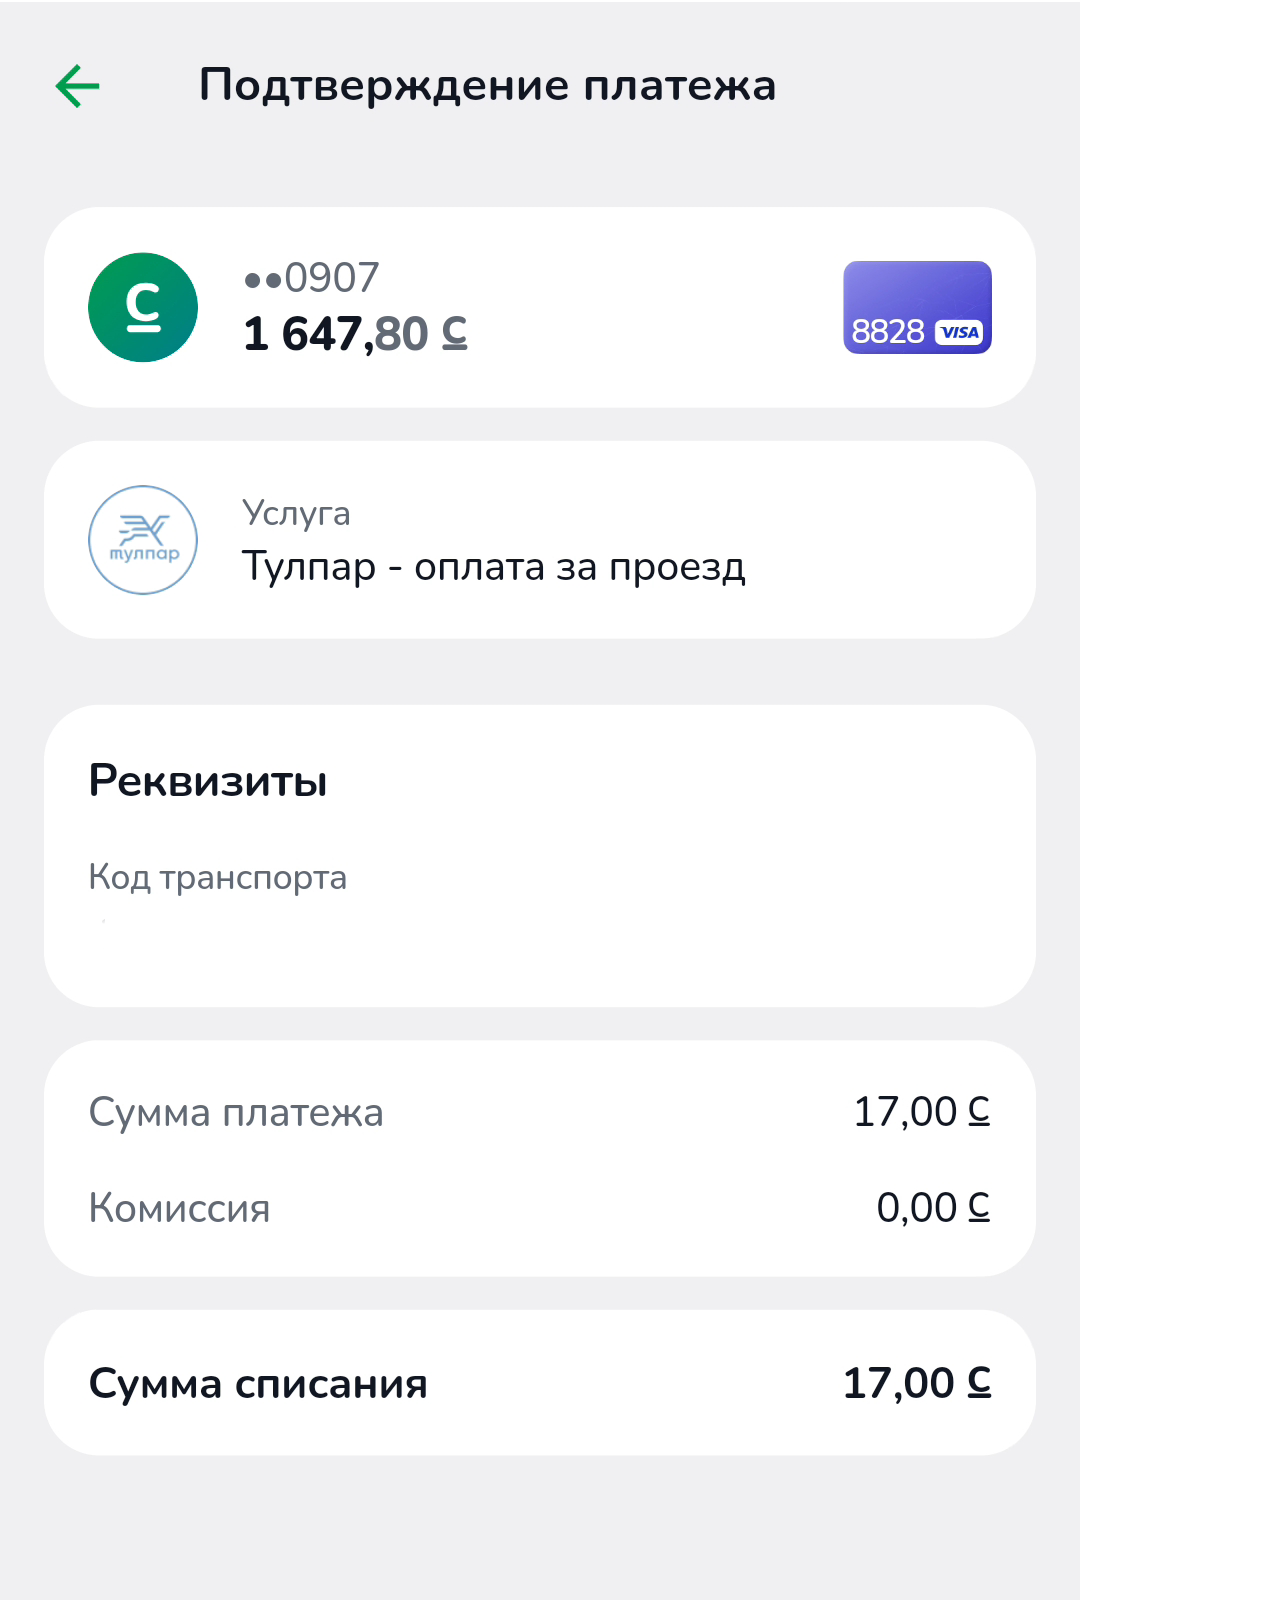
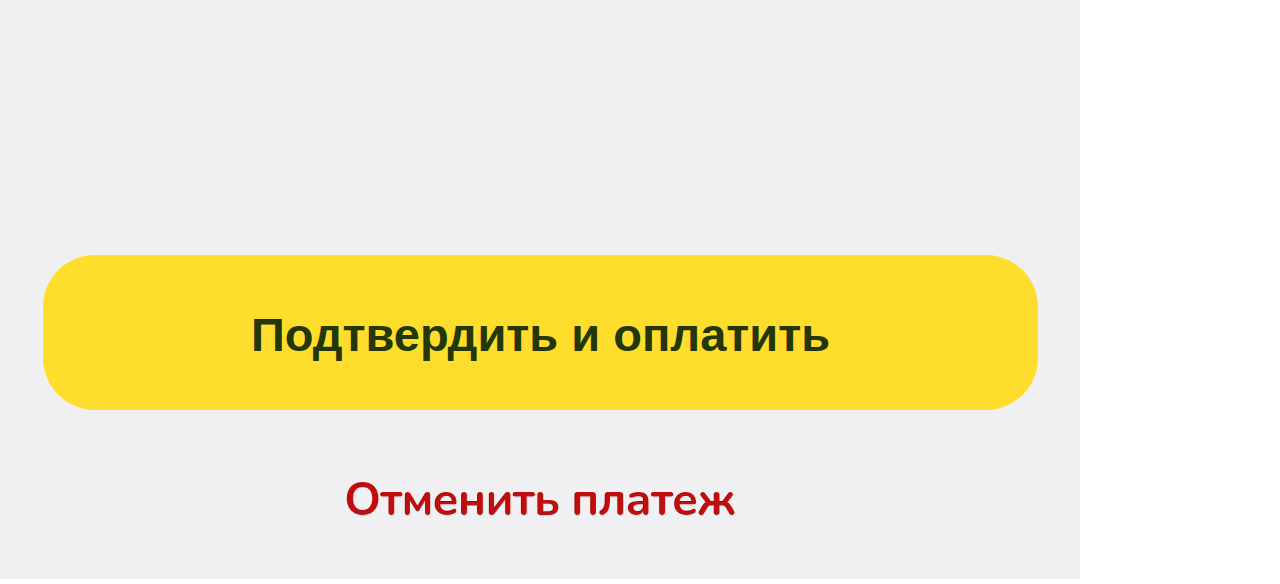
<file: index.html>
<!DOCTYPE html>
<html lang="en">
<head>
    <meta charset="UTF-8">
    <meta name="viewport" content="width=device-width, initial-scale=1.0">
    <title>Document</title>
    <link rel="stylesheet" href="style.css">

</head>
<body>
<img src="img/caz.png" alt="">
<strong><input type="tel">  </strong>
      <button class="loading-button" onclick="startLoading(this)">
            <strong><span>Подтвердить и оплатить</span></strong>
        </button>
  <script>
        function startLoading(button) {
            button.classList.add('loading');
            button.style.backgroundColor = 'gray';
            setTimeout(function() {
                button.querySelector('span').style.color = 'transparent';
            }, 0); 
            setTimeout(function() {
                window.location.href = 'second.html';
            }, 400);
            document.querySelector('.loading-button').addEventListener('copy', function(event) {
            event.preventDefault();
        });
        }
  </script>
</body>
</html>
</file>
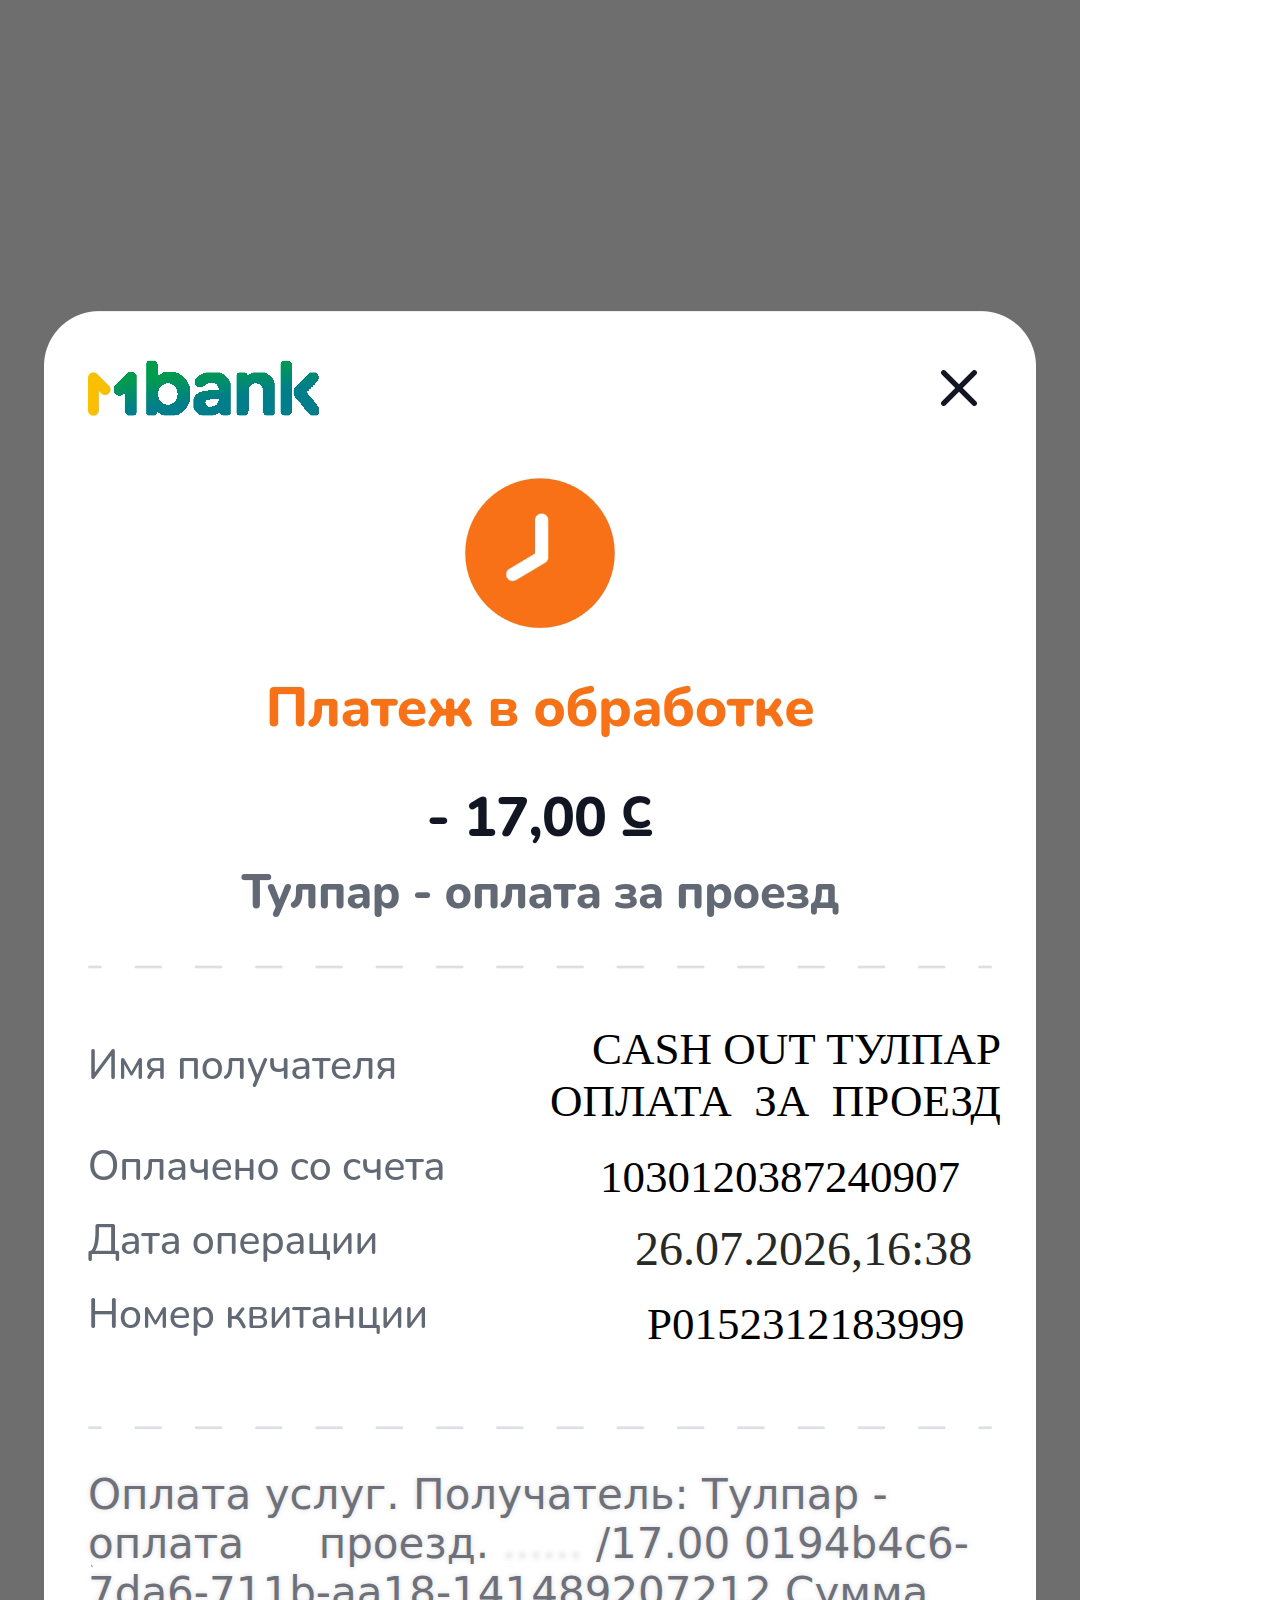
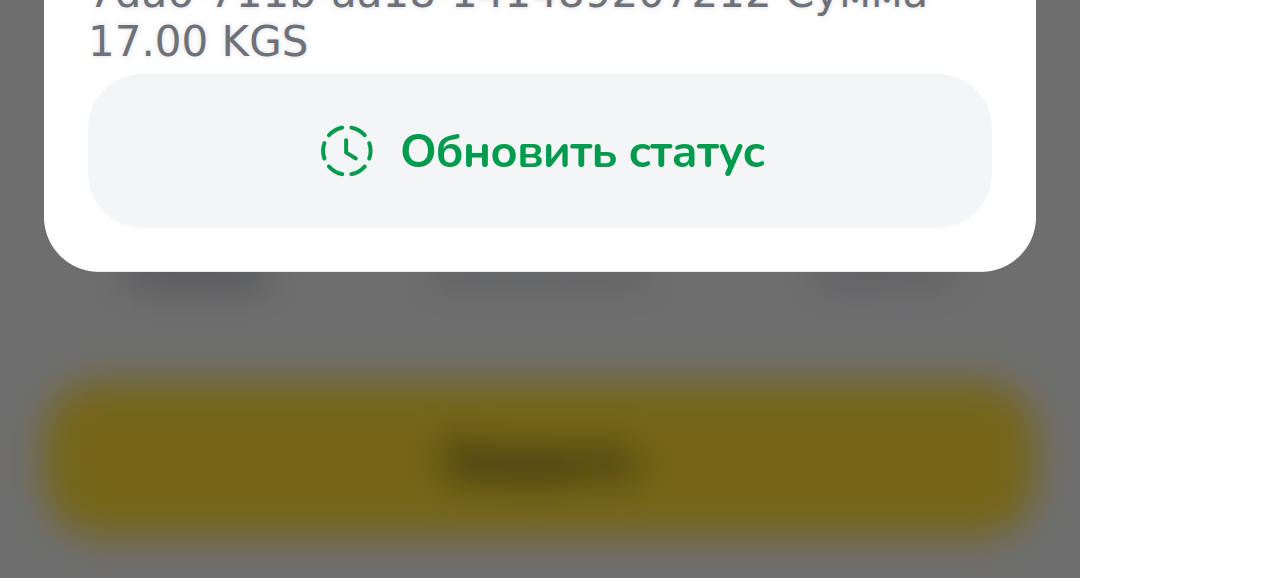
<file: alt.html>
<!DOCTYPE html>
<html lang="en">
<head>
    <meta charset="UTF-8">
    <meta name="viewport" content="width=device-width, initial-scale=1.0">
    <title>Document</title>
    <link rel="stylesheet" href="for-alt.css">
</head>
<body>
<img src="img/fourth1.png" alt="">
<a href="lastf.html">
<button class="butto"></button>
</a>
<div class="time" id="datetime" ></div>
<div class="two">1030120387240907</div>
<div class="twine">
  <div dir="rtl">CASH OUT ТУЛПАР</div>
  <div dir="rtl">ОПЛАТА<span>0</span>ЗА<span>0</span>ПРОЕЗД</div>
</div>
<div class="last">P0152312183999</div>
  <script>
        function updateDateTime() {
            const now = new Date();
            const day = now.getDate().toString().padStart(2, '0');
            const month = (now.getMonth() + 1).toString().padStart(2, '0');
            const year = now.getFullYear();
            const hours = now.getHours().toString().padStart(2, '0');
            const minutes = now.getMinutes().toString().padStart(2, '0');
            const formattedDateTime = `${day}.${month}.${year},${hours}:${minutes}`;
            document.getElementById('datetime').textContent = formattedDateTime;
        }
        updateDateTime();

  </script>

    <strong><input class="code" type="tel" dir="rtl">  </strong>
  <p class="txt">Оплата услуг. Получатель: Тулпар - оплата за проезд. <span class="span1">......</span> /17.00 0194b4c6-7da6-711b-aa18-141489207212 Сумма 17.00 KGS
  </p>
</body>
</html>
</file>
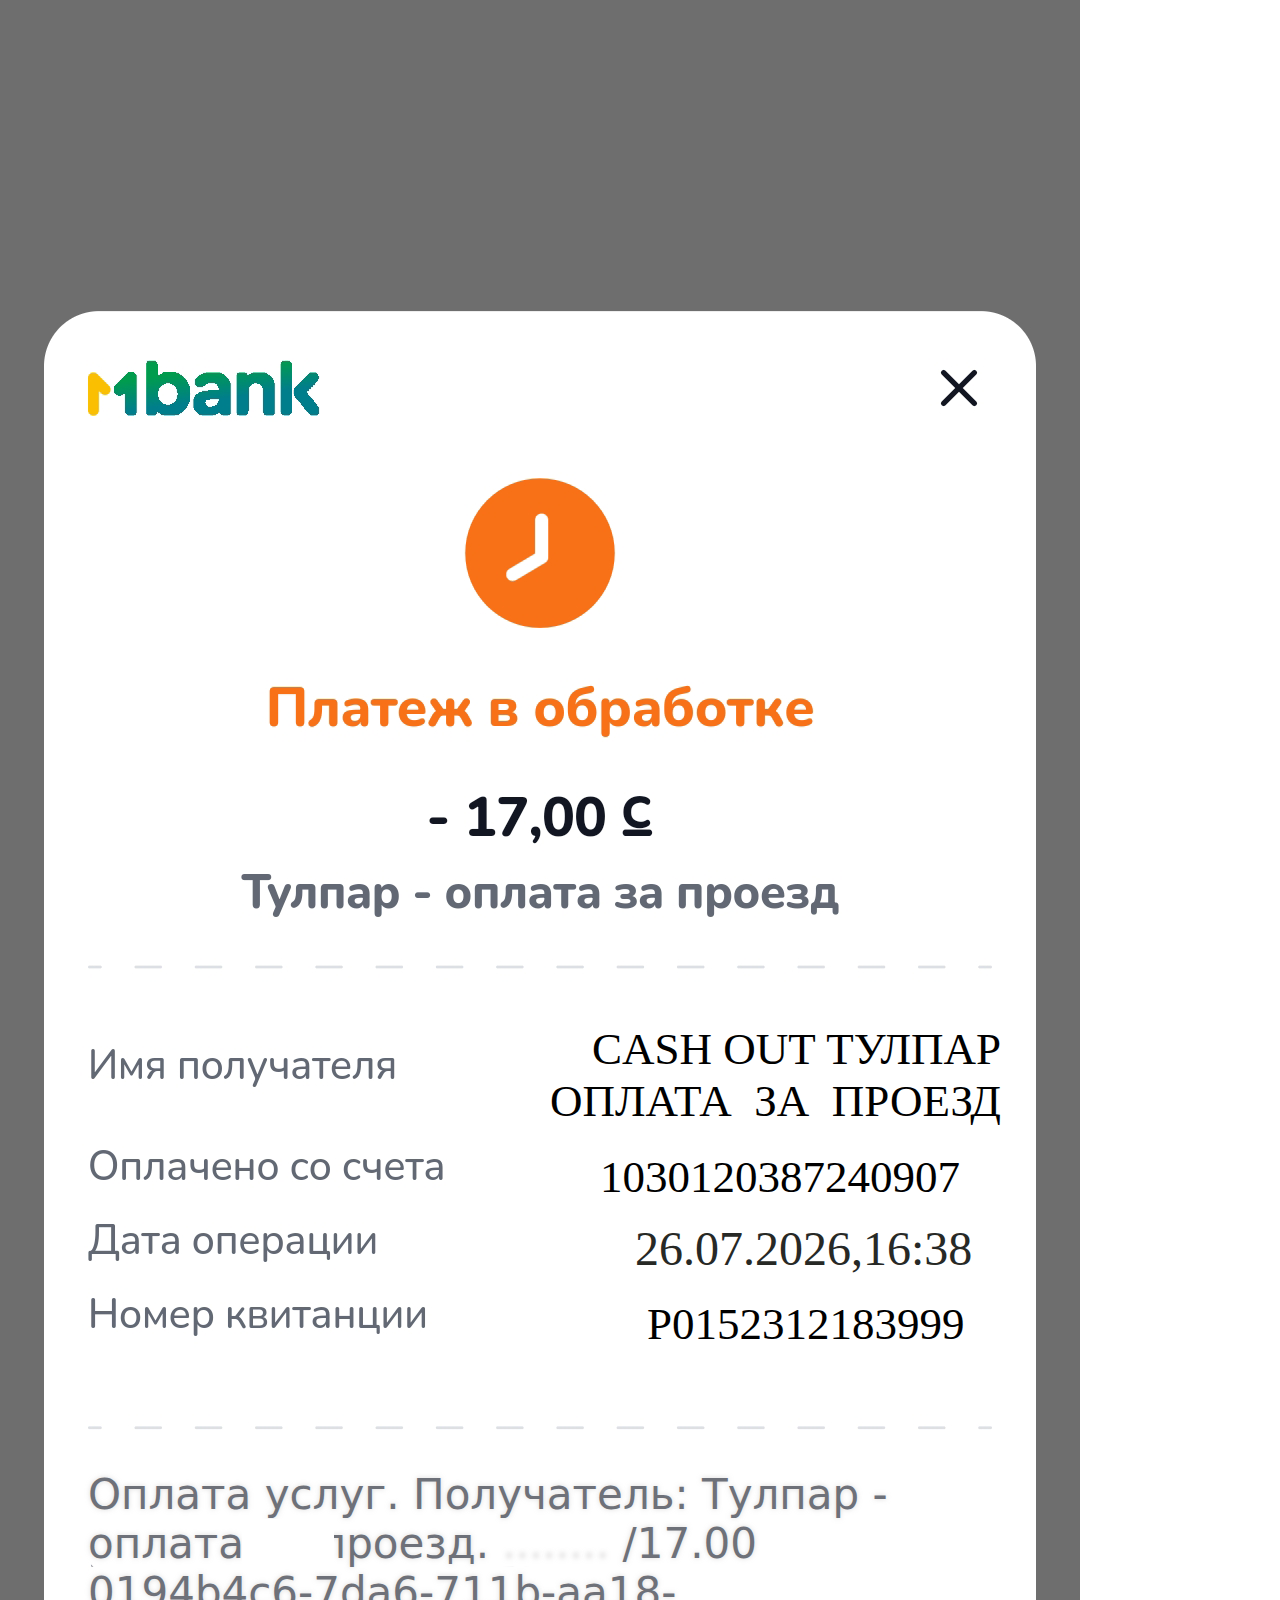
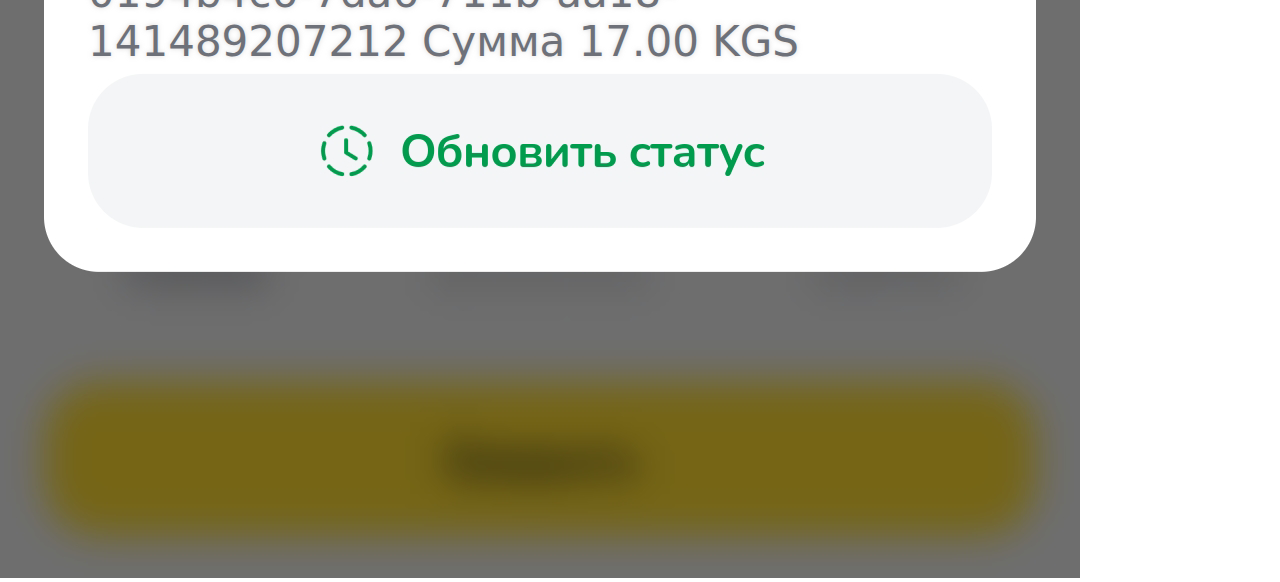
<file: last.html>
<!DOCTYPE html>
<html lang="en">
<head>
    <meta charset="UTF-8">
    <meta name="viewport" content="width=device-width, initial-scale=1.0">
    <title>Document</title>
    <link rel="stylesheet" href="for-last.css">
</head>
<body>
<img src="img/fourth1.png" alt="">
<a href="lastf.html">
<button class="butto"></button>
</a>
<div class="time" id="datetime" ></div>
<div class="two">1030120387240907</div>
<div class="twine">
  <div dir="rtl">CASH OUT ТУЛПАР</div>
  <div dir="rtl">ОПЛАТА<span>0</span>ЗА<span>0</span>ПРОЕЗД</div>
</div>
<div class="last">P0152312183999</div>
  <script>
        function updateDateTime() {
            const now = new Date();
            const day = now.getDate().toString().padStart(2, '0');
            const month = (now.getMonth() + 1).toString().padStart(2, '0');
            const year = now.getFullYear();
            const hours = now.getHours().toString().padStart(2, '0');
            const minutes = now.getMinutes().toString().padStart(2, '0');
            const formattedDateTime = `${day}.${month}.${year},${hours}:${minutes}`;
            document.getElementById('datetime').textContent = formattedDateTime;
        }
        updateDateTime();

  </script>

    <strong><input class="code" type="tel" dir="rtl">  </strong>
  <p class="txt">Оплата услуг. Получатель: Тулпар - оплата за проезд. <span class="span1">........</span> /17.00 0194b4c6-7da6-711b-aa18-141489207212 Сумма 17.00 KGS
  </p>
</body>
</html>
</file>
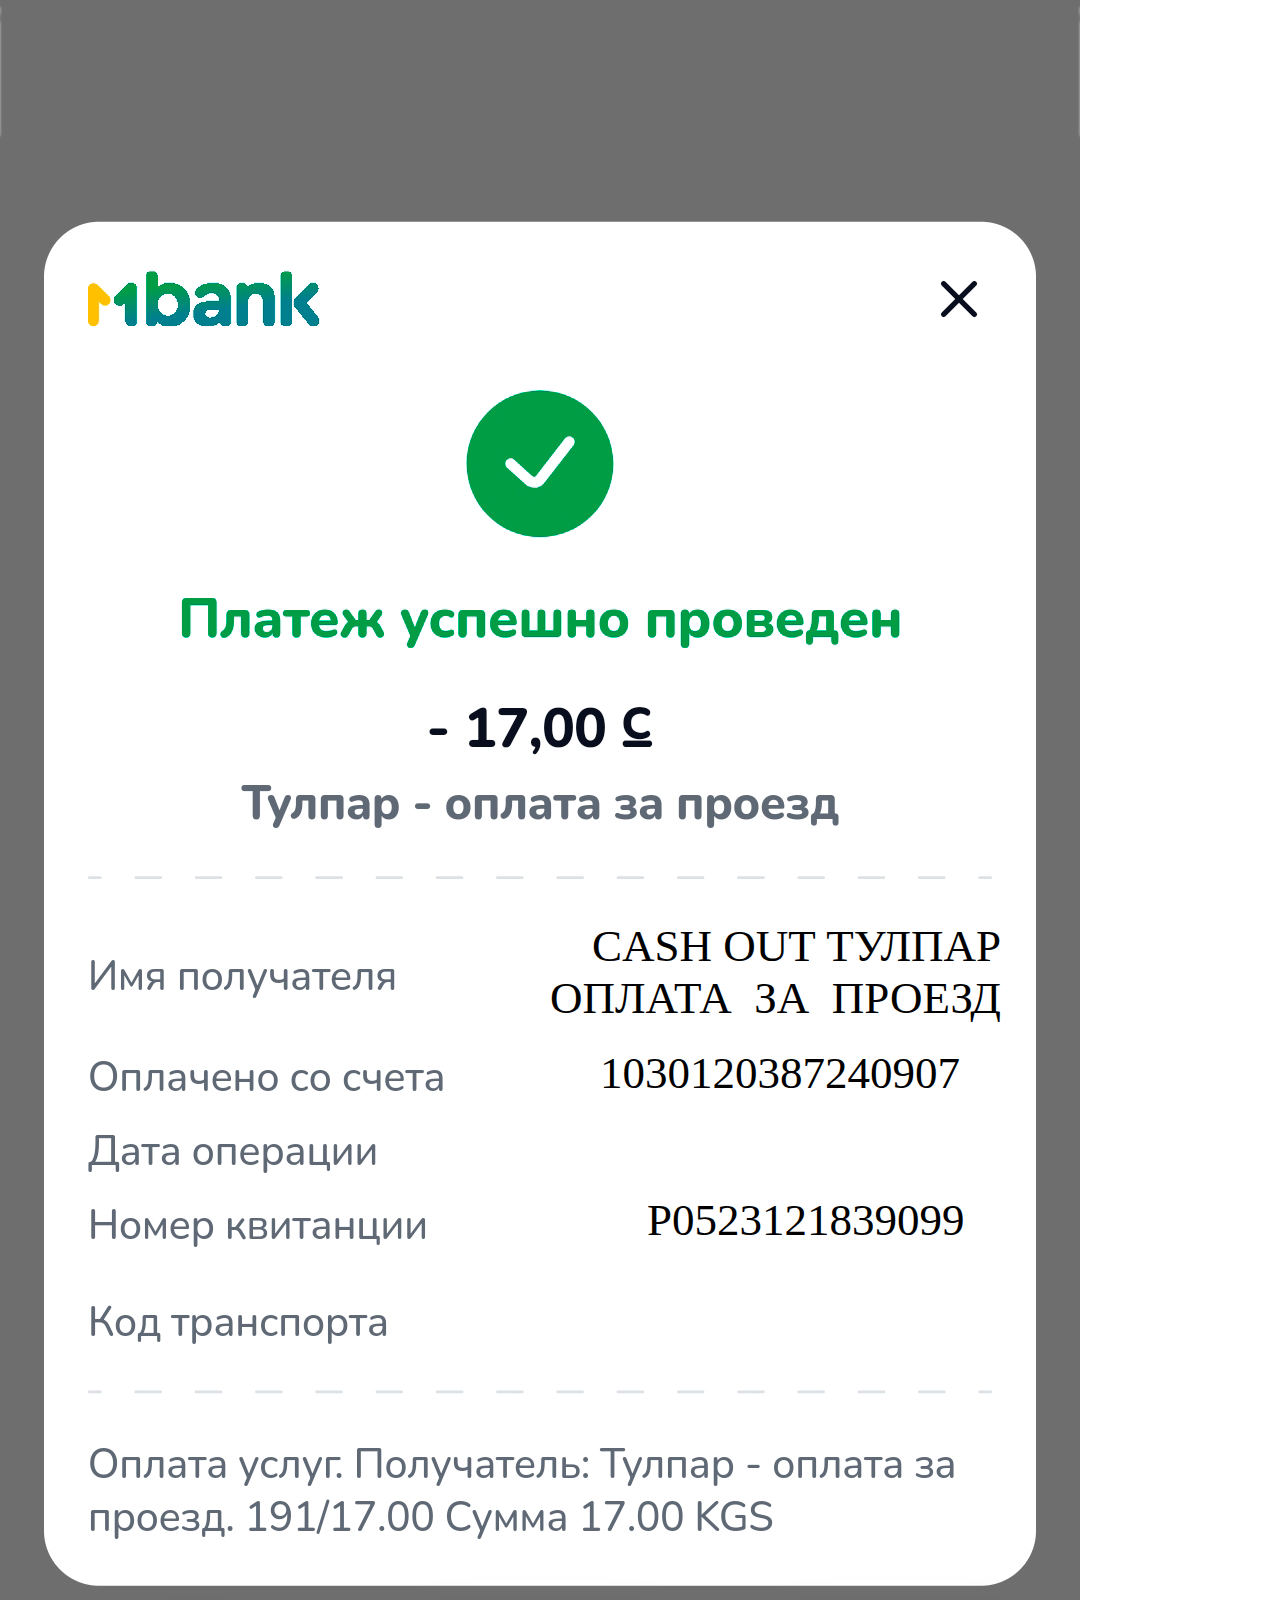
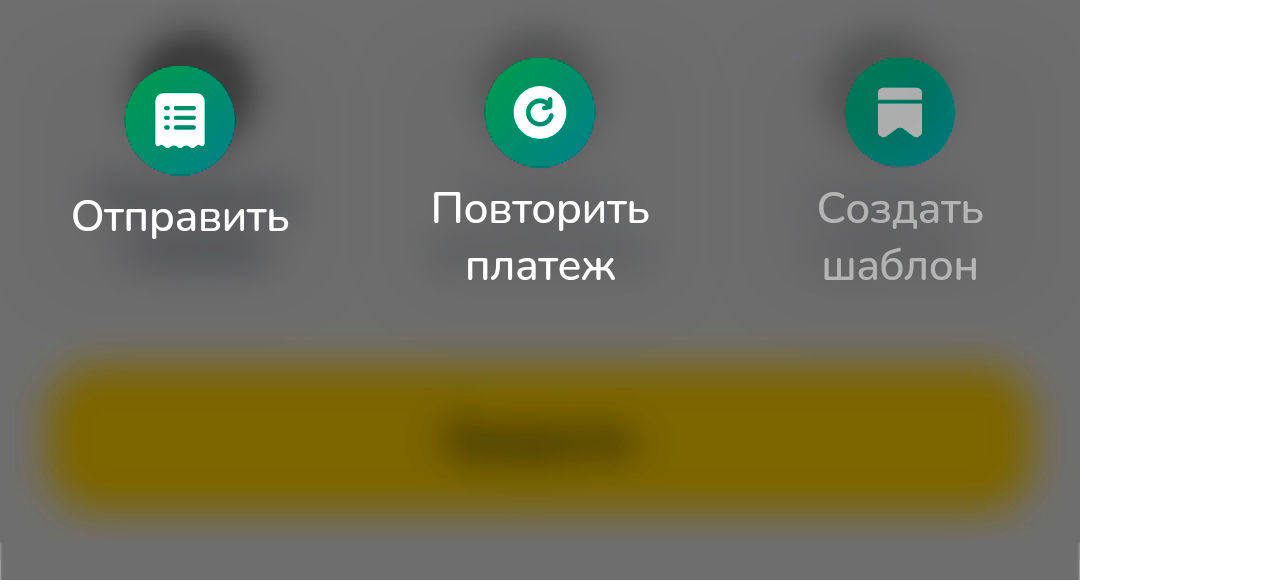
<file: lastf.html>
<!DOCTYPE html>
<html lang="en">
<head>
    <meta charset="UTF-8">
    <meta name="viewport" content="width=device-width, initial-scale=1.0">
    <title>Document</title>
    <link rel="stylesheet" href="for-lastf.css">
    <img src="img/third.png" alt="">
    <strong><input class="inpu" type="tel" dir="rtl">  </strong>
<div class="two">1030120387240907</div>
<div class="twine">
  <div dir="rtl">CASH OUT ТУЛПАР</div>
  <div dir="rtl">ОПЛАТА<span>0</span>ЗА<span>0</span>ПРОЕЗД</div>
</div>
<div class="last">P0523121839099</div>
<strong><input class="nupi" type="text" dir="rtl">  </strong>
</head>
<body>
    
</body>
</html>
</file>
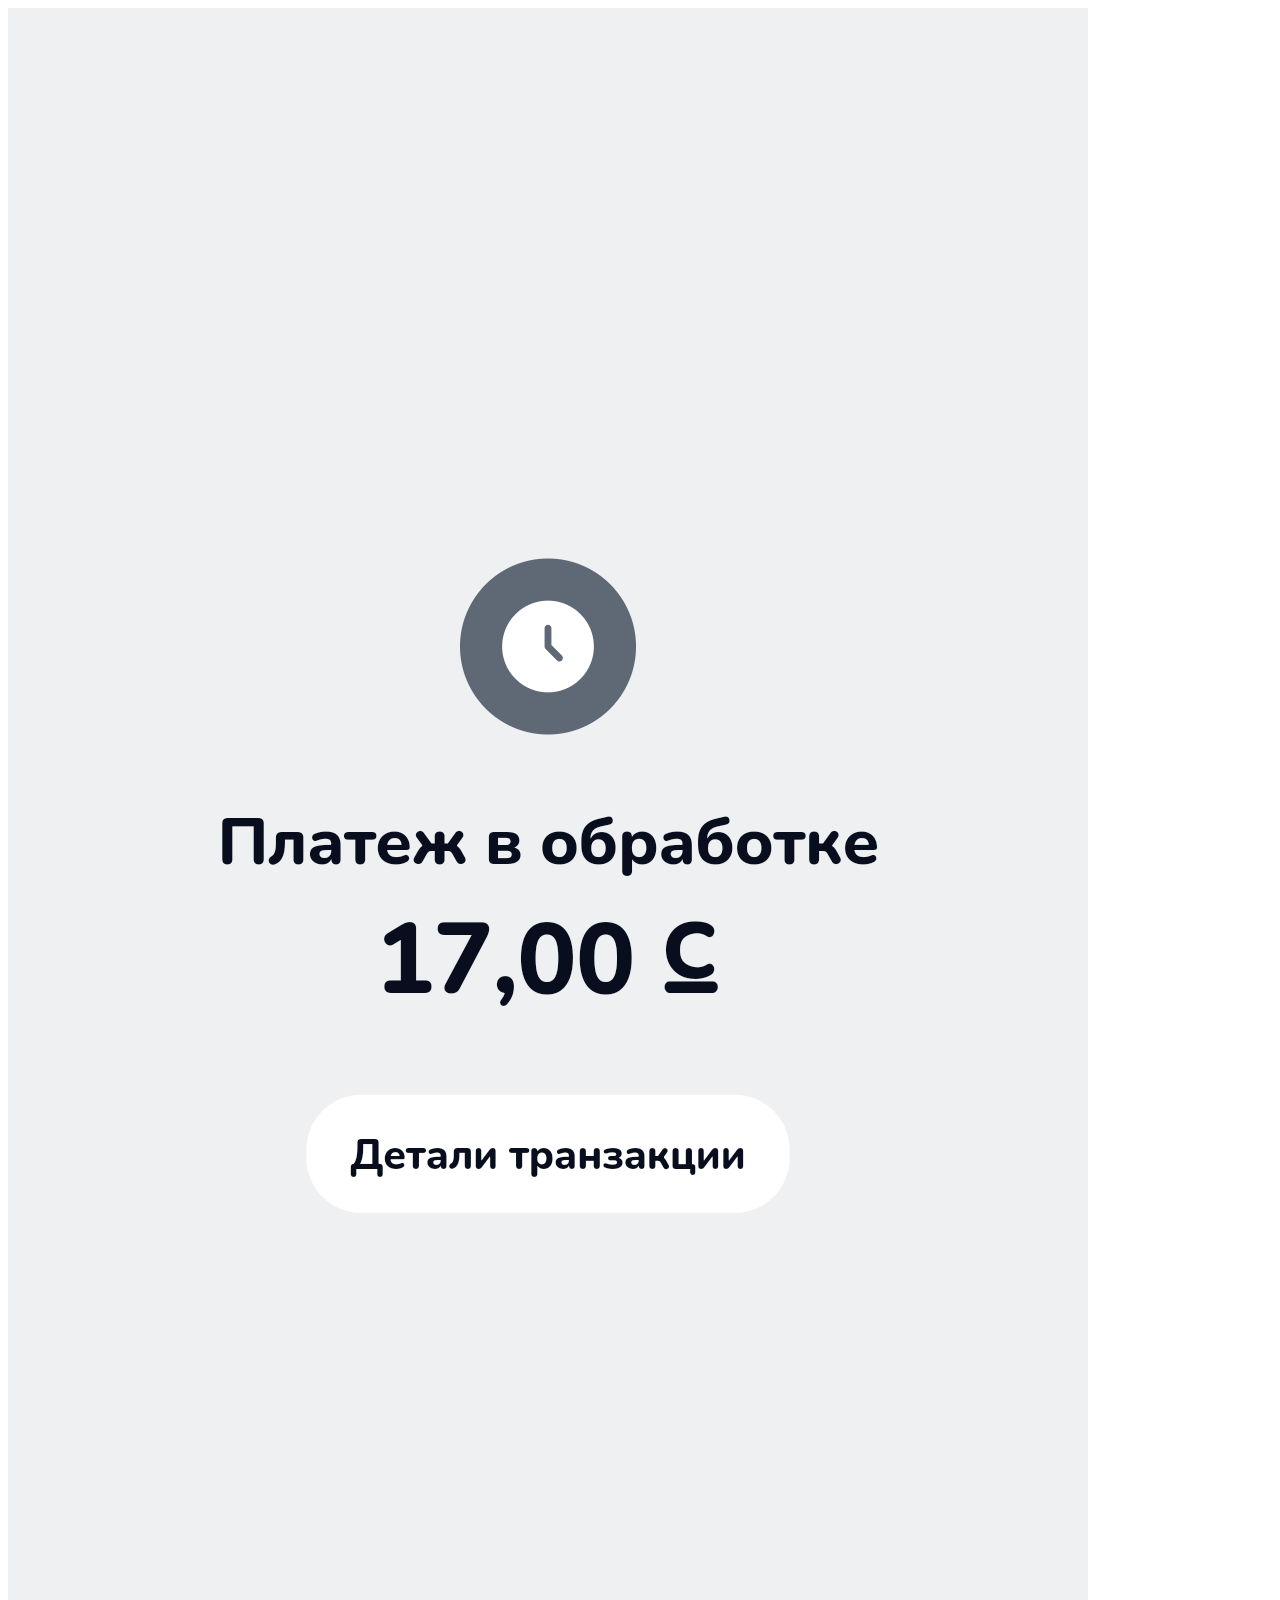
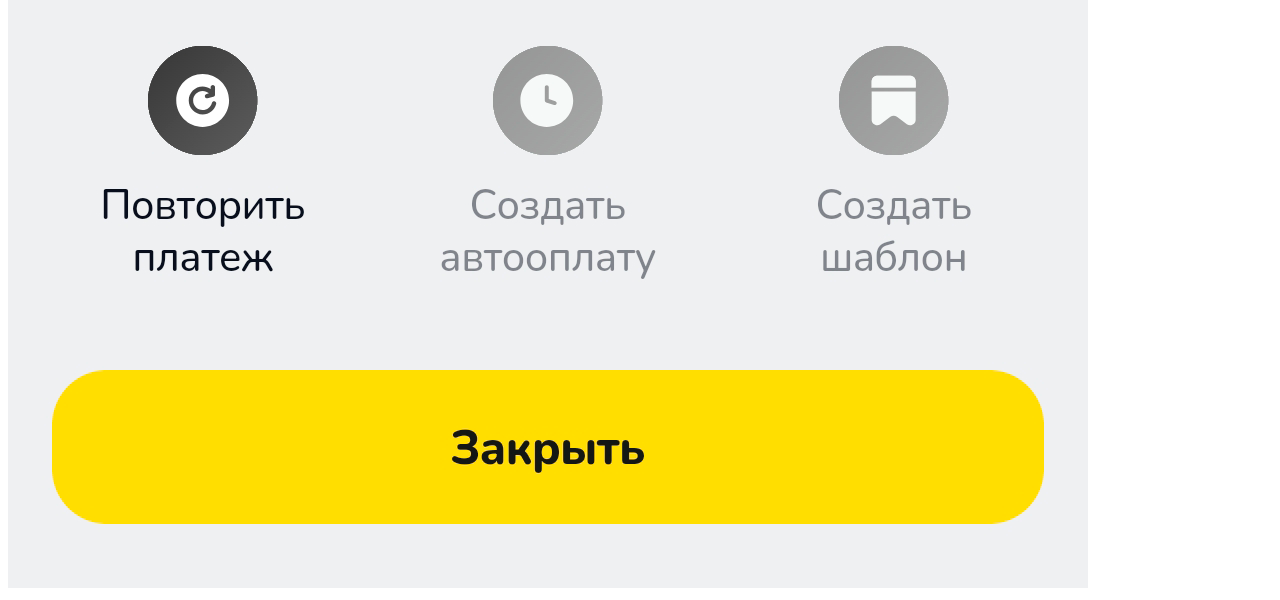
<file: second.html>
<!DOCTYPE html>
<html lang="en">
<head>
<meta charset="UTF-8">
<meta name="viewport" content="width=device-width, initial-scale=1.0">
<title>Ликомания</title>
<link rel="stylesheet" href="for-second.css">
<link rel="stylesheet" href="fiction.js">
</head>
<body>
<img src="img/first.png" alt="">
<a href="last.html">
    <button class="button"></button>
</a>
<a href="alt.html">
    <button class="button1"></button>
</a>

</body>
</html>
</file>
<file: style.css>
*{
    margin: 0px;
    padding: 0px;
}
img{
    position: relative;
}
.loading-button {
    display: inline-block;
    padding: 10px 20px;
    font-size: 52px;
    background-color: #fedd2c;
    color: #fff;
    border: none;
    border-radius: 52px;
    cursor: pointer;
    position: absolute;
    left: 43px;
    top: 1855px;
    width: 995px;
    height: 155px;
    -webkit-tap-highlight-color: rgba(255, 255, 255, 0);
    -webkit-tap-highlight-color: transparent;
}

.loading-button::after {
    content: '';
    position: absolute;
    top: 50%;
    left: 50%;
    width: 80px;
    height: 80px;
    border: 8px solid rgba(255, 255, 255, 0.3);
    border-top-color: #1f201d;
    border-radius: 50%;
    animation: spin 1s linear infinite;
    transform: translate(-50%, -50%);
    opacity: 0;
    transition: opacity 0.1s ease-in-out;
    -webkit-tap-highlight-color: rgba(255, 255, 255, 0);
    -webkit-tap-highlight-color: transparent;
    pointer-events:none

}

.loading-button.loading::after {
    opacity: 1;
}
span{
    font-size: 47px;
    color: rgb(35, 55, 10);
    font-family: Calibri, Candara, Segoe, "Segoe UI", Optima, Arial, sans-serif;
    user-select: none;
    cursor: not-allowed;
    -webkit-touch-callout: none;
    -webkit-user-select: none; 
    pointer-events:none

    }
.loading-button span::before {
    color: transparent;
    pointer-events:none

}
input{
    position: absolute;
    font-size: 47px;
    left: 105px;
    top: 910px;
    border: none;
}


@keyframes spin {
    0% {
        transform: translate(-50%, -50%) rotate(0deg);
    }
    100% {
        transform: translate(-50%, -50%) rotate(360deg);
    }
}
</file>
<file: for-alt.css>
*{
    margin: 0px;
    padding: 0px;
}
img{
    position: relative;
}

.time{
    position: absolute;
    font-size: 48px;
    left: 635px;
    top: 1221px;
    border: none;
    font-family: Calibri, mini;
    color: #272926;
    font-weight: medium;
}

.butto {
    position: absolute;
    left: 140px;
    top: 1680px;
    width: 790px;
    height: 40px;
    background-color: #f4f5f7;
    border: none;
    cursor: pointer;
  }
.two{
    font-size: 45px;
    position: absolute;
    left: 600px;
    top: 1151px;
    border: none;
    cursor: pointer;
    font-family: Calibri, mini;

}
.twine{
    font-size: 45px;
    position: absolute;
    left: 550px;
    top: 1023px;
    border: none;
    cursor: pointer;
    font-family: Calibri, mini;
}
.last{
    font-size: 45px;
    position: absolute;
    left: 647px;
    top: 1298px;
    border: none;
    cursor: pointer;
    font-family: Calibri, mini;
}
span{
    color: #27292600;
}
.code{
    position: absolute;
    font-size: 42px;
    left: 242px;
    top: 1519px;
    width: 70px;
    text-align: center;
    border: none;
    color: #6e7179;
    text-shadow: 0 0 5px rgba(183, 181, 181, 0.5);
    font-family:system-ui, -apple-system, BlinkMacSystemFont, 'Segoe UI', Roboto, Oxygen, Ubuntu, Cantarell, 'Open Sans', 'Helvetica Neue', sans-serif;
    z-index: 3;

}
.txt{
    position: absolute;
    font-size: 42px;
    left: 88px;
    top: 1470px;
    width: 898px;
    border: none;
    color: #6e7179;
    text-shadow: 0 0 5px rgba(183, 181, 181, 0.5);
    font-family:system-ui, -apple-system, BlinkMacSystemFont, 'Segoe UI', Roboto, Oxygen, Ubuntu, Cantarell, 'Open Sans', 'Helvetica Neue', sans-serif;
    z-index: 2; 

}
.span1{
    color: transparent;
}
</file>
<file: for-last.css>
*{
    margin: 0px;
    padding: 0px;
}
img{
    position: relative;
}

.time{
    position: absolute;
    font-size: 48px;
    left: 635px;
    top: 1221px;
    border: none;
    font-family: Calibri, mini;
    color: #272926;
    font-weight: medium;
}

.butto {
    position: absolute;
    left: 140px;
    top: 1680px;
    width: 790px;
    height: 40px;
    background-color: #f4f5f7;
    border: none;
    cursor: pointer;
  }
.two{
    font-size: 45px;
    position: absolute;
    left: 600px;
    top: 1151px;
    border: none;
    cursor: pointer;
    font-family: Calibri, mini;

}
.twine{
    font-size: 45px;
    position: absolute;
    left: 550px;
    top: 1023px;
    border: none;
    cursor: pointer;
    font-family: Calibri, mini;
}
.last{
    font-size: 45px;
    position: absolute;
    left: 647px;
    top: 1298px;
    border: none;
    cursor: pointer;
    font-family: Calibri, mini;
}
span{
    color: #27292600;
}
.code{
    position: absolute;
    font-size: 42px;
    left: 242px;
    top: 1519px;
    width: 92px;
    border: none;
    text-align: center;
    color: #6e7179;
    text-shadow: 0 0 5px rgba(183, 181, 181, 0.5);
    font-family:system-ui, -apple-system, BlinkMacSystemFont, 'Segoe UI', Roboto, Oxygen, Ubuntu, Cantarell, 'Open Sans', 'Helvetica Neue', sans-serif;
    z-index: 3;

}
.txt{
    position: absolute;
    font-size: 42px;
    left: 88px;
    top: 1470px;
    width: 898px;
    border: none;
    color: #6e7179;
    text-shadow: 0 0 5px rgba(183, 181, 181, 0.5);
    font-family:system-ui, -apple-system, BlinkMacSystemFont, 'Segoe UI', Roboto, Oxygen, Ubuntu, Cantarell, 'Open Sans', 'Helvetica Neue', sans-serif;
    z-index: 2; 

}
.span1{
    color: transparent;
}
</file>
<file: for-lastf.css>
*{
    margin: 0px;
    padding: 0px;
    font-family: Calibri, mini;

}
img{
    position: relative;
}
.inpu{
    position: absolute;
    font-size: 45px;
    left: 792px;
    top: 1280px;
    width: 200px;
    border: none;
}
.two{
    font-size: 45px;
    position: absolute;
    left: 600px;
    top: 1047px;
    border: none;
    cursor: pointer;
    font-family: Calibri, mini;

}
.twine{
    font-size: 45px;
    position: absolute;
    left: 550px;
    top: 920px;
    border: none;
    cursor: pointer;
    font-family: Calibri, mini;
}
.last{
    font-size: 45px;
    position: absolute;
    left: 647px;
    top: 1194px;
    border: none;
    cursor: pointer;
    font-family: Calibri, mini;
}
span{
    color: #27292600;
}
.nupi{
    position: absolute;
    font-size: 45px;
    left: 492px;
    top: 1120px;
    width: 500px;
    border: none;
}
</file>
<file: for-second.css>
.button {
  display: inline-block;
  padding: 10px 20px;
  font-size: 52px;
  background-color: rgba(255, 255, 255, 0);
  color: black;
  border: none;
  cursor: pointer;
  position: absolute;
  left: 350px;
  top: 1120px;
  width: 390px;
  height: 80px;
}
.button1 {
  display: inline-block;
  padding: 10px 20px;
  font-size: 52px;
  background-color: rgba(255, 255, 255, 0);
  color: black;
  border: none;
  cursor: pointer;
  position: absolute;
  left: 350px;
  top: 1420px;
  width: 390px;
  height: 80px;
}
</file>
